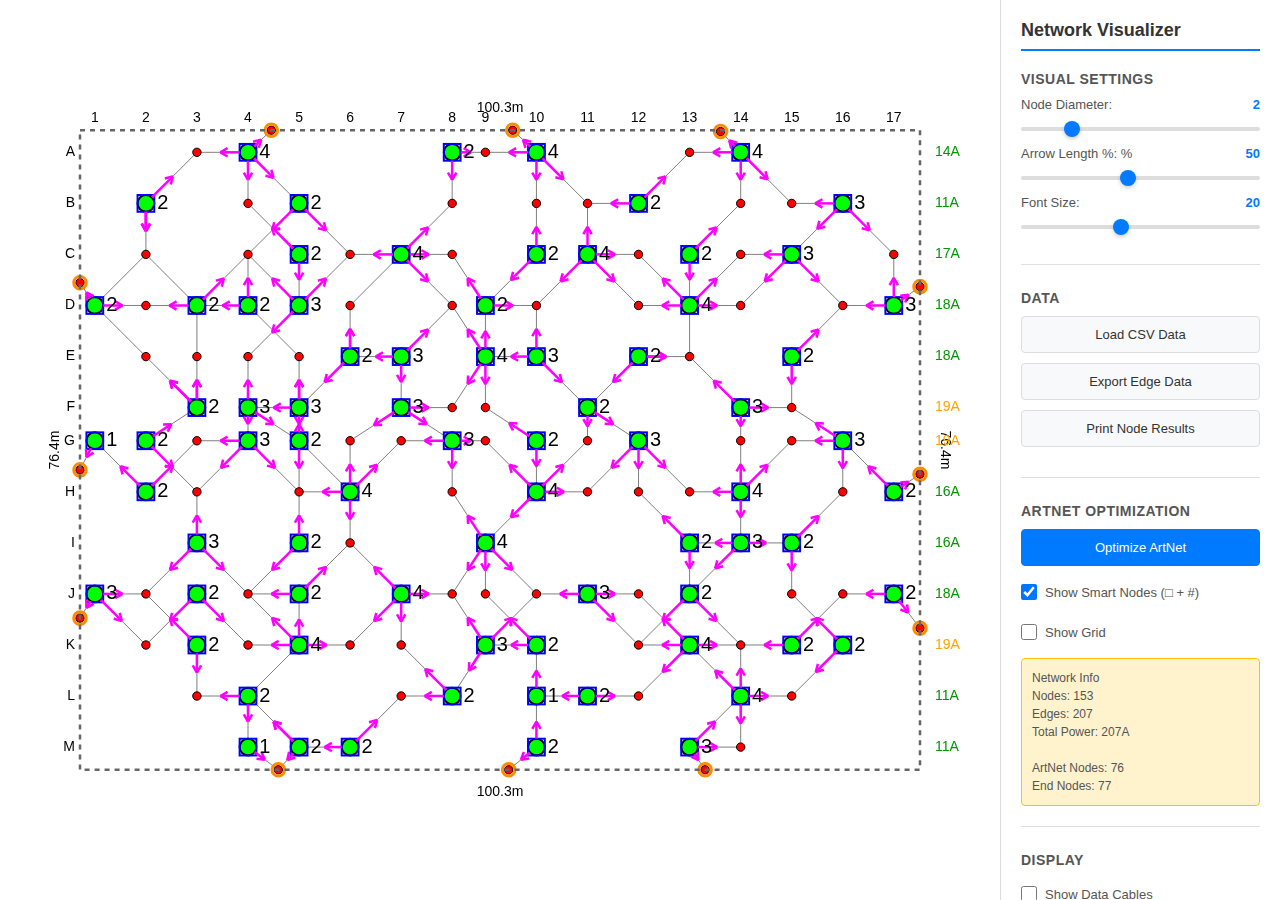
<file: index.html>
<!DOCTYPE html>
<html lang="en">
<head>
    <meta charset="UTF-8">
    <meta name="viewport" content="width=device-width, initial-scale=1.0">
    <title>Network Visualizer - Full Featured</title>
    <link rel="stylesheet" href="styles.css">
</head>
<body>
    <div class="container">
        <!-- Main Canvas Area -->
        <div class="canvas-container">
            <canvas id="networkCanvas"></canvas>
            <div id="tooltip" class="tooltip"></div>
        </div>

        <!-- Control Panel -->
        <div class="control-panel">
            <h2>Network Visualizer</h2>

            <!-- Visual Controls -->
            <div class="control-section">
                <h3>Visual Settings</h3>

                <label>Node Diameter: <span id="nodeDiameterValue">2</span></label>
                <input type="range" id="nodeDiameter" min="0.1" max="10" step="0.1" value="2">

                <label>Arrow Length %: <span id="arrowLengthValue">50</span>%</label>
                <input type="range" id="arrowLength" min="10" max="100" step="1" value="50">

                <label>Font Size: <span id="fontSizeValue">20</span></label>
                <input type="range" id="fontSize" min="6" max="40" step="1" value="20">
            </div>

            <!-- Data Loading -->
            <div class="control-section">
                <h3>Data</h3>
                <button id="loadDataBtn" class="btn">Load CSV Data</button>
                <input type="file" id="csvFileInput" accept=".csv" style="display:none">
                <button id="exportEdgesBtn" class="btn">Export Edge Data</button>
                <button id="printResultsBtn" class="btn">Print Node Results</button>
            </div>

            <!-- ArtNet Optimization -->
            <div class="control-section">
                <h3>ArtNet Optimization</h3>
                <button id="optimizeBtn" class="btn btn-primary">Optimize ArtNet</button>
                <label>
                    <input type="checkbox" id="showArtnetNodes">
                    Show Smart Nodes (□ + #)
                </label>
                <label>
                    <input type="checkbox" id="showGrid">
                    Show Grid
                </label>
                <div id="artnetInfo" class="info-box">Click 'Optimize' to analyze</div>
            </div>

            <!-- Display Options -->
            <div class="control-section">
                <h3>Display</h3>
                <label>
                    <input type="checkbox" id="showDataCables">
                    Show Data Cables
                </label>
                <div id="cableInfo">Cable: 0.00m</div>

                <label>Edge Length Filter:</label>
                <input type="range" id="lengthFilter" min="-1" max="0" step="1" value="-1">
                <div id="lengthFilterLabel">All</div>
            </div>

            <!-- Footer -->
            <div class="footer">
                <a href="https://github.com/stephanschulz/light-network" target="_blank" class="github-link">
                    <svg width="20" height="20" viewBox="0 0 16 16" fill="currentColor">
                        <path d="M8 0C3.58 0 0 3.58 0 8c0 3.54 2.29 6.53 5.47 7.59.4.07.55-.17.55-.38 0-.19-.01-.82-.01-1.49-2.01.37-2.53-.49-2.69-.94-.09-.23-.48-.94-.82-1.13-.28-.15-.68-.52-.01-.53.63-.01 1.08.58 1.23.82.72 1.21 1.87.87 2.33.66.07-.52.28-.87.51-1.07-1.78-.2-3.64-.89-3.64-3.95 0-.87.31-1.59.82-2.15-.08-.2-.36-1.02.08-2.12 0 0 .67-.21 2.2.82.64-.18 1.32-.27 2-.27.68 0 1.36.09 2 .27 1.53-1.04 2.2-.82 2.2-.82.44 1.1.16 1.92.08 2.12.51.56.82 1.27.82 2.15 0 3.07-1.87 3.75-3.65 3.95.29.25.54.73.54 1.48 0 1.07-.01 1.93-.01 2.2 0 .21.15.46.55.38A8.013 8.013 0 0016 8c0-4.42-3.58-8-8-8z"/>
                    </svg>
                    View on GitHub
                </a>
                <p class="ai-note">Note: This project was developed with AI assistance.</p>
            </div>

        </div>
    </div>

    <script src="app.js"></script>
</body>
</html>
</file>
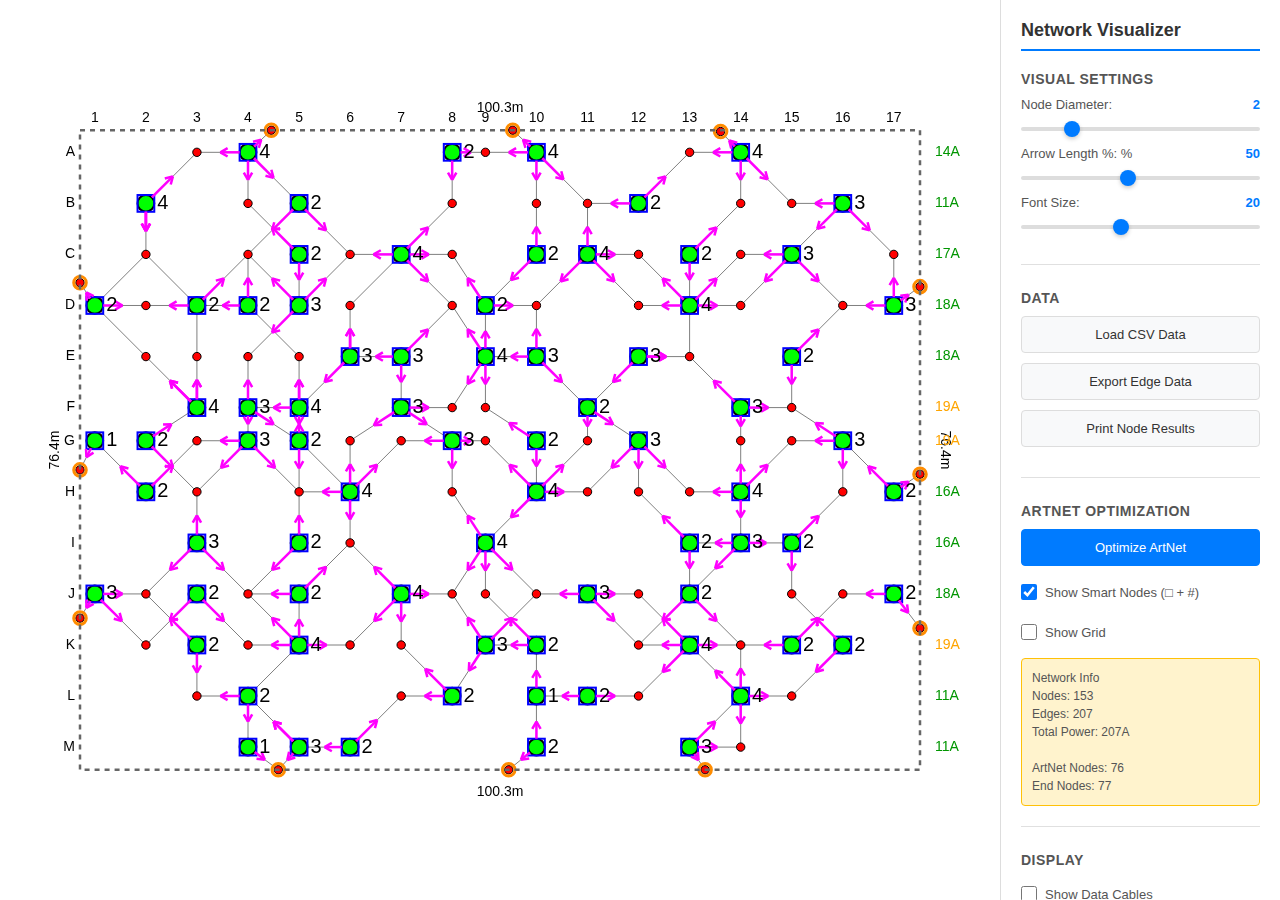
<file: docs-web/index.html>
<!DOCTYPE html>
<html lang="en">
<head>
    <meta charset="UTF-8">
    <meta name="viewport" content="width=device-width, initial-scale=1.0">
    <title>Network Visualizer - Full Featured</title>
    <link rel="stylesheet" href="styles.css">
</head>
<body>
    <div class="container">
        <!-- Main Canvas Area -->
        <div class="canvas-container">
            <canvas id="networkCanvas"></canvas>
            <div id="tooltip" class="tooltip"></div>
        </div>

        <!-- Control Panel -->
        <div class="control-panel">
            <h2>Network Visualizer</h2>

            <!-- Visual Controls -->
            <div class="control-section">
                <h3>Visual Settings</h3>

                <label>Node Diameter: <span id="nodeDiameterValue">2</span></label>
                <input type="range" id="nodeDiameter" min="0.1" max="10" step="0.1" value="2">

                <label>Arrow Length %: <span id="arrowLengthValue">50</span>%</label>
                <input type="range" id="arrowLength" min="10" max="100" step="1" value="50">

                <label>Font Size: <span id="fontSizeValue">20</span></label>
                <input type="range" id="fontSize" min="6" max="40" step="1" value="20">
            </div>

            <!-- Data Loading -->
            <div class="control-section">
                <h3>Data</h3>
                <button id="loadDataBtn" class="btn">Load CSV Data</button>
                <input type="file" id="csvFileInput" accept=".csv" style="display:none">
                <button id="exportEdgesBtn" class="btn">Export Edge Data</button>
                <button id="printResultsBtn" class="btn">Print Node Results</button>
            </div>

            <!-- ArtNet Optimization -->
            <div class="control-section">
                <h3>ArtNet Optimization</h3>
                <button id="optimizeBtn" class="btn btn-primary">Optimize ArtNet</button>
                <label>
                    <input type="checkbox" id="showArtnetNodes">
                    Show Smart Nodes (□ + #)
                </label>
                <label>
                    <input type="checkbox" id="showGrid">
                    Show Grid
                </label>
                <div id="artnetInfo" class="info-box">Click 'Optimize' to analyze</div>
            </div>

            <!-- Display Options -->
            <div class="control-section">
                <h3>Display</h3>
                <label>
                    <input type="checkbox" id="showDataCables">
                    Show Data Cables
                </label>
                <div id="cableInfo">Cable: 0.00m</div>

                <label>Edge Length Filter:</label>
                <input type="range" id="lengthFilter" min="-1" max="0" step="1" value="-1">
                <div id="lengthFilterLabel">All</div>
            </div>

        </div>
    </div>

    <script src="app.js"></script>
</body>
</html>
</file>
<file: styles.css>
/* Network Visualizer Styles */

* {
    margin: 0;
    padding: 0;
    box-sizing: border-box;
}

body {
    font-family: -apple-system, BlinkMacSystemFont, 'Segoe UI', Roboto, Oxygen, Ubuntu, Cantarell, sans-serif;
    background-color: #f0f0f0;
    overflow: hidden;
}

.container {
    display: flex;
    height: 100vh;
    width: 100vw;
}

/* Canvas Area */
.canvas-container {
    flex: 1;
    position: relative;
    background-color: #ffffff;
    overflow: hidden;
}

#networkCanvas {
    display: block;
    width: 100%;
    height: 100%;
    cursor: crosshair;
}

/* Tooltip */
.tooltip {
    position: fixed;
    background-color: rgba(0, 0, 0, 0.85);
    color: white;
    padding: 8px 12px;
    border-radius: 4px;
    font-size: 12px;
    white-space: pre-line;
    pointer-events: none;
    z-index: 1000;
    display: none;
    max-width: 300px;
    font-family: 'Courier New', monospace;
    line-height: 1.4;
}

/* Control Panel */
.control-panel {
    width: 280px;
    background-color: #ffffff;
    border-left: 1px solid #ddd;
    overflow-y: auto;
    padding: 20px;
    box-shadow: -2px 0 5px rgba(0, 0, 0, 0.1);
}

.control-panel h2 {
    font-size: 18px;
    margin-bottom: 20px;
    color: #333;
    border-bottom: 2px solid #007bff;
    padding-bottom: 8px;
}

.control-panel h3 {
    font-size: 14px;
    margin-bottom: 10px;
    color: #555;
    font-weight: 600;
    text-transform: uppercase;
    letter-spacing: 0.5px;
}

.control-section {
    margin-bottom: 25px;
    padding-bottom: 20px;
    border-bottom: 1px solid #e0e0e0;
}

.control-section:last-child {
    border-bottom: none;
}

/* Form Controls */
label {
    display: block;
    margin-bottom: 5px;
    font-size: 13px;
    color: #555;
    font-weight: 500;
}

label span {
    float: right;
    color: #007bff;
    font-weight: 600;
}

input[type="range"] {
    width: 100%;
    margin-bottom: 15px;
    height: 4px;
    border-radius: 2px;
    background: #ddd;
    outline: none;
    -webkit-appearance: none;
}

input[type="range"]::-webkit-slider-thumb {
    -webkit-appearance: none;
    appearance: none;
    width: 16px;
    height: 16px;
    border-radius: 50%;
    background: #007bff;
    cursor: pointer;
    box-shadow: 0 2px 4px rgba(0, 0, 0, 0.2);
}

input[type="range"]::-moz-range-thumb {
    width: 16px;
    height: 16px;
    border-radius: 50%;
    background: #007bff;
    cursor: pointer;
    border: none;
    box-shadow: 0 2px 4px rgba(0, 0, 0, 0.2);
}

input[type="checkbox"] {
    margin-right: 8px;
    cursor: pointer;
    width: 16px;
    height: 16px;
    vertical-align: middle;
}

label:has(input[type="checkbox"]) {
    display: flex;
    align-items: center;
    cursor: pointer;
    padding: 8px 0;
    margin-bottom: 8px;
    font-weight: normal;
}

label:has(input[type="checkbox"]):hover {
    background-color: #f8f9fa;
    border-radius: 4px;
    padding-left: 4px;
}

/* Buttons */
.btn {
    width: 100%;
    padding: 10px;
    margin-bottom: 10px;
    border: 1px solid #ddd;
    background-color: #f8f9fa;
    color: #333;
    font-size: 13px;
    font-weight: 500;
    border-radius: 4px;
    cursor: pointer;
    transition: all 0.2s;
    text-align: center;
}

.btn:hover {
    background-color: #e9ecef;
    border-color: #adb5bd;
    transform: translateY(-1px);
    box-shadow: 0 2px 4px rgba(0, 0, 0, 0.1);
}

.btn:active {
    transform: translateY(0);
    box-shadow: none;
}

.btn-primary {
    background-color: #007bff;
    color: white;
    border-color: #007bff;
}

.btn-primary:hover {
    background-color: #0056b3;
    border-color: #0056b3;
}

/* Info Displays */
#nodeCount,
#edgeCount,
#totalPower,
#cableInfo,
#lengthFilterLabel {
    font-size: 13px;
    color: #555;
    margin-bottom: 8px;
    padding: 6px 10px;
    background-color: #f8f9fa;
    border-radius: 4px;
    border-left: 3px solid #007bff;
}

#totalPower {
    font-weight: 600;
    border-left: 3px solid #28a745;
}

.info-box {
    font-size: 12px;
    color: #555;
    margin-top: 10px;
    padding: 10px;
    background-color: #fff3cd;
    border: 1px solid #ffc107;
    border-radius: 4px;
    white-space: pre-line;
    line-height: 1.5;
    max-height: 150px;
    overflow-y: auto;
}

/* Zoom Controls */
.control-section:has(#zoomInBtn) {
    display: flex;
    gap: 8px;
}

.control-section:has(#zoomInBtn) .btn {
    flex: 1;
    margin-bottom: 0;
}

/* Scrollbar Styling */
.control-panel::-webkit-scrollbar {
    width: 8px;
}

.control-panel::-webkit-scrollbar-track {
    background: #f1f1f1;
}

.control-panel::-webkit-scrollbar-thumb {
    background: #888;
    border-radius: 4px;
}

.control-panel::-webkit-scrollbar-thumb:hover {
    background: #555;
}

/* Responsive Design */
@media (max-width: 768px) {
    .container {
        flex-direction: column;
    }

    .control-panel {
        width: 100%;
        height: 40vh;
        border-left: none;
        border-top: 1px solid #ddd;
    }

    .canvas-container {
        height: 60vh;
    }
}

/* Loading State */
.loading {
    position: absolute;
    top: 50%;
    left: 50%;
    transform: translate(-50%, -50%);
    font-size: 18px;
    color: #007bff;
    font-weight: 500;
}

/* Error State */
.error {
    position: absolute;
    top: 50%;
    left: 50%;
    transform: translate(-50%, -50%);
    font-size: 16px;
    color: #dc3545;
    font-weight: 500;
    text-align: center;
    padding: 20px;
    background-color: #f8d7da;
    border: 1px solid #f5c6cb;
    border-radius: 4px;
}

/* Footer */
.footer {
    margin-top: 30px;
    padding-top: 20px;
    border-top: 1px solid #e0e0e0;
    text-align: center;
}

.github-link {
    display: inline-flex;
    align-items: center;
    gap: 8px;
    padding: 10px 16px;
    background-color: #24292e;
    color: white;
    text-decoration: none;
    border-radius: 6px;
    font-size: 13px;
    font-weight: 500;
    transition: all 0.2s;
    margin-bottom: 12px;
}

.github-link:hover {
    background-color: #1a1e22;
    transform: translateY(-1px);
    box-shadow: 0 4px 8px rgba(0, 0, 0, 0.2);
}

.github-link svg {
    flex-shrink: 0;
}

.ai-note {
    font-size: 11px;
    color: #888;
    margin-top: 10px;
    line-height: 1.4;
    font-style: italic;
}

/* Utility Classes */
.hidden {
    display: none !important;
}

.disabled {
    opacity: 0.5;
    pointer-events: none;
}

.highlight {
    animation: pulse 1s infinite;
}

@keyframes pulse {
    0%, 100% {
        opacity: 1;
    }
    50% {
        opacity: 0.7;
    }
}
</file>
<file: docs-web/styles.css>
/* Network Visualizer Styles */

* {
    margin: 0;
    padding: 0;
    box-sizing: border-box;
}

body {
    font-family: -apple-system, BlinkMacSystemFont, 'Segoe UI', Roboto, Oxygen, Ubuntu, Cantarell, sans-serif;
    background-color: #f0f0f0;
    overflow: hidden;
}

.container {
    display: flex;
    height: 100vh;
    width: 100vw;
}

/* Canvas Area */
.canvas-container {
    flex: 1;
    position: relative;
    background-color: #ffffff;
    overflow: hidden;
}

#networkCanvas {
    display: block;
    width: 100%;
    height: 100%;
    cursor: crosshair;
}

/* Tooltip */
.tooltip {
    position: fixed;
    background-color: rgba(0, 0, 0, 0.85);
    color: white;
    padding: 8px 12px;
    border-radius: 4px;
    font-size: 12px;
    white-space: pre-line;
    pointer-events: none;
    z-index: 1000;
    display: none;
    max-width: 300px;
    font-family: 'Courier New', monospace;
    line-height: 1.4;
}

/* Control Panel */
.control-panel {
    width: 280px;
    background-color: #ffffff;
    border-left: 1px solid #ddd;
    overflow-y: auto;
    padding: 20px;
    box-shadow: -2px 0 5px rgba(0, 0, 0, 0.1);
}

.control-panel h2 {
    font-size: 18px;
    margin-bottom: 20px;
    color: #333;
    border-bottom: 2px solid #007bff;
    padding-bottom: 8px;
}

.control-panel h3 {
    font-size: 14px;
    margin-bottom: 10px;
    color: #555;
    font-weight: 600;
    text-transform: uppercase;
    letter-spacing: 0.5px;
}

.control-section {
    margin-bottom: 25px;
    padding-bottom: 20px;
    border-bottom: 1px solid #e0e0e0;
}

.control-section:last-child {
    border-bottom: none;
}

/* Form Controls */
label {
    display: block;
    margin-bottom: 5px;
    font-size: 13px;
    color: #555;
    font-weight: 500;
}

label span {
    float: right;
    color: #007bff;
    font-weight: 600;
}

input[type="range"] {
    width: 100%;
    margin-bottom: 15px;
    height: 4px;
    border-radius: 2px;
    background: #ddd;
    outline: none;
    -webkit-appearance: none;
}

input[type="range"]::-webkit-slider-thumb {
    -webkit-appearance: none;
    appearance: none;
    width: 16px;
    height: 16px;
    border-radius: 50%;
    background: #007bff;
    cursor: pointer;
    box-shadow: 0 2px 4px rgba(0, 0, 0, 0.2);
}

input[type="range"]::-moz-range-thumb {
    width: 16px;
    height: 16px;
    border-radius: 50%;
    background: #007bff;
    cursor: pointer;
    border: none;
    box-shadow: 0 2px 4px rgba(0, 0, 0, 0.2);
}

input[type="checkbox"] {
    margin-right: 8px;
    cursor: pointer;
    width: 16px;
    height: 16px;
    vertical-align: middle;
}

label:has(input[type="checkbox"]) {
    display: flex;
    align-items: center;
    cursor: pointer;
    padding: 8px 0;
    margin-bottom: 8px;
    font-weight: normal;
}

label:has(input[type="checkbox"]):hover {
    background-color: #f8f9fa;
    border-radius: 4px;
    padding-left: 4px;
}

/* Buttons */
.btn {
    width: 100%;
    padding: 10px;
    margin-bottom: 10px;
    border: 1px solid #ddd;
    background-color: #f8f9fa;
    color: #333;
    font-size: 13px;
    font-weight: 500;
    border-radius: 4px;
    cursor: pointer;
    transition: all 0.2s;
    text-align: center;
}

.btn:hover {
    background-color: #e9ecef;
    border-color: #adb5bd;
    transform: translateY(-1px);
    box-shadow: 0 2px 4px rgba(0, 0, 0, 0.1);
}

.btn:active {
    transform: translateY(0);
    box-shadow: none;
}

.btn-primary {
    background-color: #007bff;
    color: white;
    border-color: #007bff;
}

.btn-primary:hover {
    background-color: #0056b3;
    border-color: #0056b3;
}

/* Info Displays */
#nodeCount,
#edgeCount,
#totalPower,
#cableInfo,
#lengthFilterLabel {
    font-size: 13px;
    color: #555;
    margin-bottom: 8px;
    padding: 6px 10px;
    background-color: #f8f9fa;
    border-radius: 4px;
    border-left: 3px solid #007bff;
}

#totalPower {
    font-weight: 600;
    border-left: 3px solid #28a745;
}

.info-box {
    font-size: 12px;
    color: #555;
    margin-top: 10px;
    padding: 10px;
    background-color: #fff3cd;
    border: 1px solid #ffc107;
    border-radius: 4px;
    white-space: pre-line;
    line-height: 1.5;
    max-height: 150px;
    overflow-y: auto;
}

/* Zoom Controls */
.control-section:has(#zoomInBtn) {
    display: flex;
    gap: 8px;
}

.control-section:has(#zoomInBtn) .btn {
    flex: 1;
    margin-bottom: 0;
}

/* Scrollbar Styling */
.control-panel::-webkit-scrollbar {
    width: 8px;
}

.control-panel::-webkit-scrollbar-track {
    background: #f1f1f1;
}

.control-panel::-webkit-scrollbar-thumb {
    background: #888;
    border-radius: 4px;
}

.control-panel::-webkit-scrollbar-thumb:hover {
    background: #555;
}

/* Responsive Design */
@media (max-width: 768px) {
    .container {
        flex-direction: column;
    }

    .control-panel {
        width: 100%;
        height: 40vh;
        border-left: none;
        border-top: 1px solid #ddd;
    }

    .canvas-container {
        height: 60vh;
    }
}

/* Loading State */
.loading {
    position: absolute;
    top: 50%;
    left: 50%;
    transform: translate(-50%, -50%);
    font-size: 18px;
    color: #007bff;
    font-weight: 500;
}

/* Error State */
.error {
    position: absolute;
    top: 50%;
    left: 50%;
    transform: translate(-50%, -50%);
    font-size: 16px;
    color: #dc3545;
    font-weight: 500;
    text-align: center;
    padding: 20px;
    background-color: #f8d7da;
    border: 1px solid #f5c6cb;
    border-radius: 4px;
}

/* Utility Classes */
.hidden {
    display: none !important;
}

.disabled {
    opacity: 0.5;
    pointer-events: none;
}

.highlight {
    animation: pulse 1s infinite;
}

@keyframes pulse {
    0%, 100% {
        opacity: 1;
    }
    50% {
        opacity: 0.7;
    }
}
</file>
